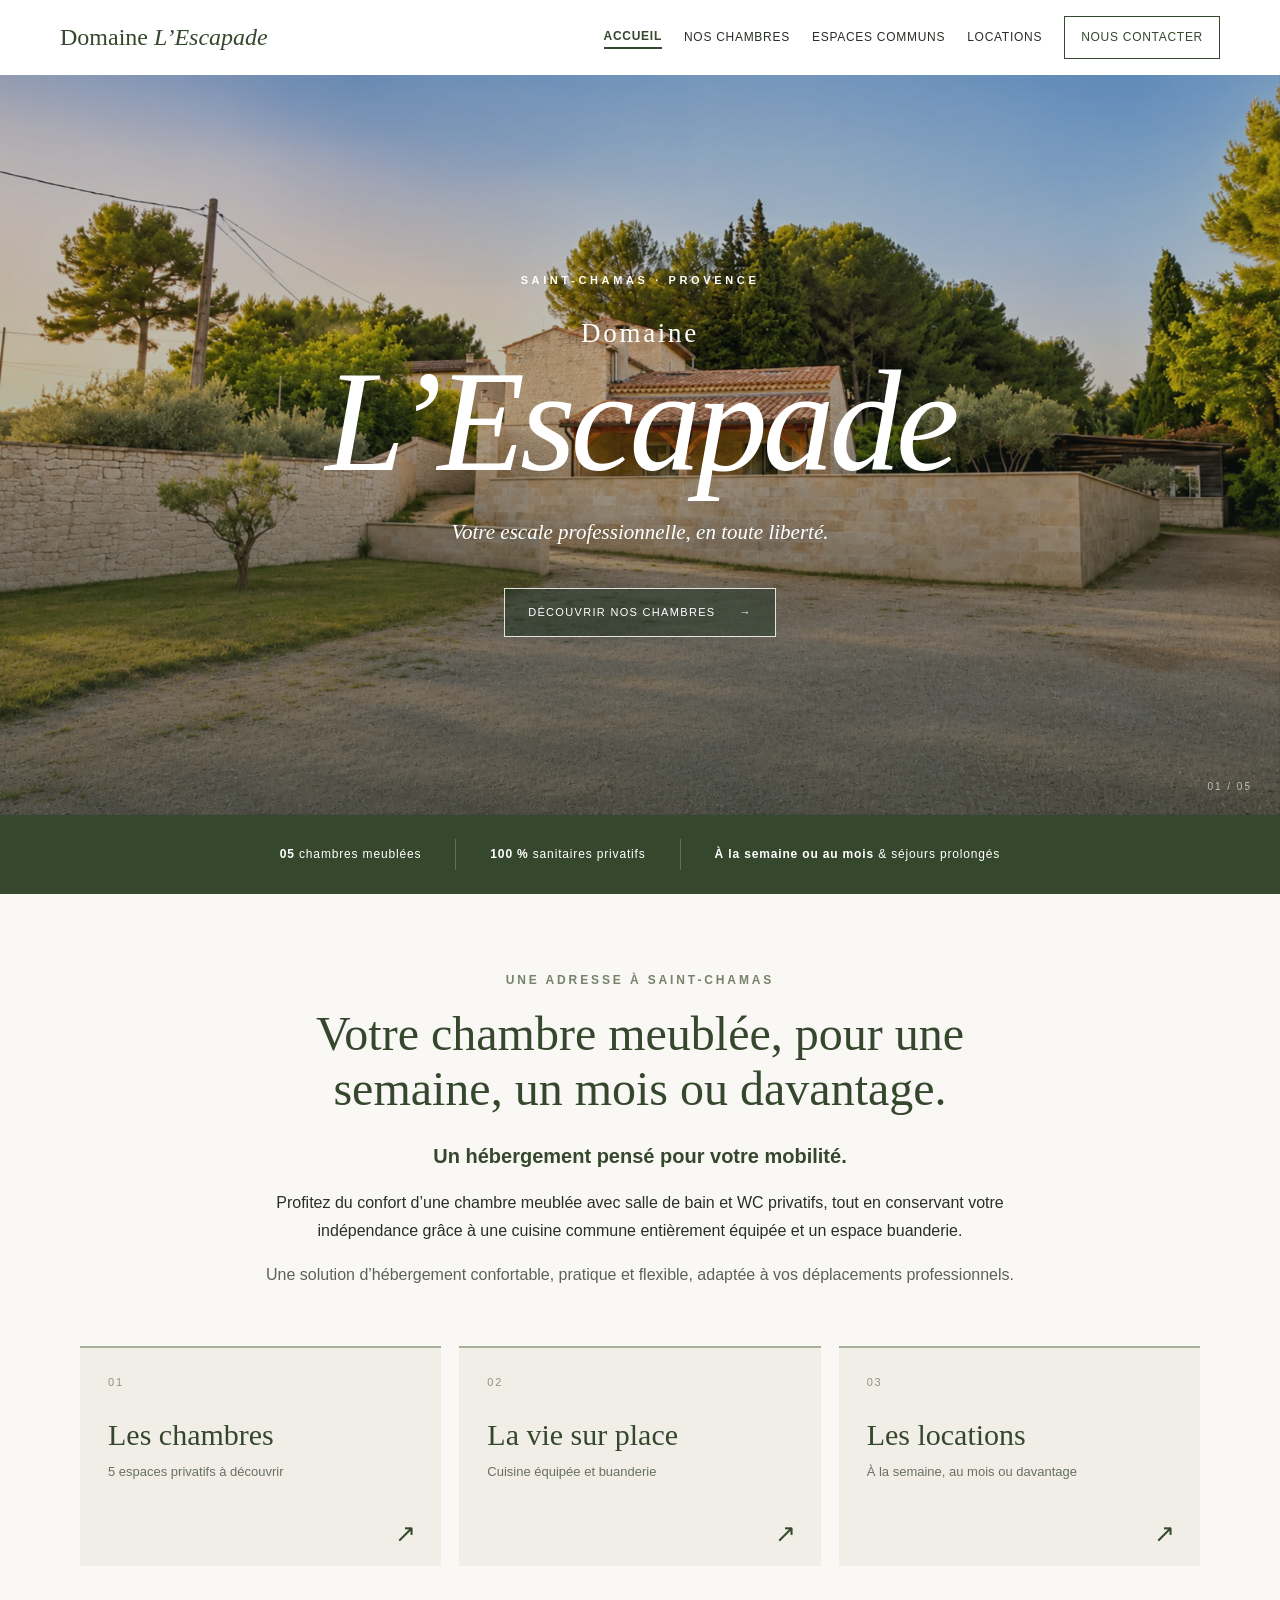
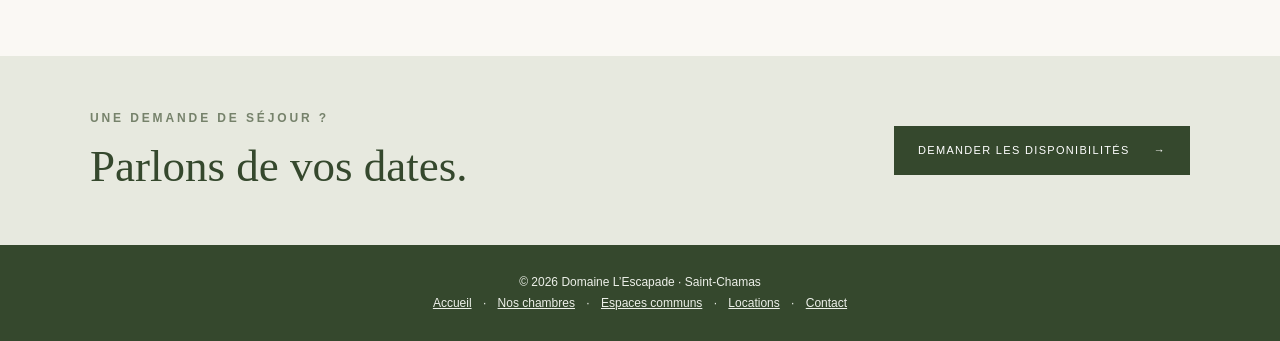
<file: index.html>
<!doctype html>
<html lang="fr">
<head>
  <meta charset="utf-8">
  <meta name="viewport" content="width=device-width, initial-scale=1">
  <meta name="description" content="Au Domaine L’Escapade à Saint-Chamas, cinq chambres meublées avec salle de bain et WC privatifs, disponibles à la semaine, au mois ou pour un séjour prolongé.">
  <title>Domaine L’Escapade | Chambres meublées à Saint-Chamas</title>
  <link rel="stylesheet" href="style.css">
</head>
<body class="home-v2">
  <header>
    <nav class="nav" aria-label="Navigation principale">
      <a class="logo" href="index.html">Domaine <em>L’Escapade</em></a>
      <button class="menu-toggle" type="button" aria-controls="nav-links" aria-expanded="false">☰ Menu</button>
      <div class="links" id="nav-links">
        <a href="index.html" aria-current="page">Accueil</a>
        <a href="chambres.html">Nos chambres</a>
        <a href="espaces.html">Espaces communs</a>
        <a href="locations.html">Locations</a>
        <a class="nav-contact" href="contact.html">Nous contacter</a>
      </div>
    </nav>
  </header>
  <main>
    <section class="esc-home-hero" aria-label="Bienvenue au Domaine L’Escapade">
      <img class="esc-home-photo" src="assets/domaine-2026.jpg" alt="Vue extérieure du Domaine L’Escapade à Saint-Chamas, maison provençale et murs en pierre" fetchpriority="high">
      <div class="esc-home-shade"></div>
      <div class="esc-home-copy">
        <span class="esc-home-location">Saint-Chamas · Provence</span>
        <p class="esc-home-prefix">Domaine</p>
        <h1>L’Escapade</h1>
        <p class="esc-home-desc">Votre escale professionnelle, en toute liberté.</p>
        <a class="esc-home-action" href="chambres.html">Découvrir nos chambres <span aria-hidden="true">→</span></a>
      </div>
      <span class="esc-home-corner" aria-hidden="true">01 / 05</span>
    </section>
    <section class="esc-home-summary" aria-label="Les points forts">
      <span><strong>05</strong> chambres meublées</span>
      <span><strong>100 %</strong> sanitaires privatifs</span>
      <span><strong>À la semaine ou au mois</strong> & séjours prolongés</span>
    </section>
    <section class="esc-home-intro">
      <p class="kicker">Une adresse à Saint-Chamas</p>
      <h2>Votre chambre meublée, pour une semaine, un mois ou davantage.</h2>
      <p class="esc-intro-lead"><strong>Un hébergement pensé pour votre mobilité.</strong></p>
      <p>Profitez du confort d’une chambre meublée avec salle de bain et WC privatifs, tout en conservant votre indépendance grâce à une cuisine commune entièrement équipée et un espace buanderie.</p>
      <p>Une solution d’hébergement confortable, pratique et flexible, adaptée à vos déplacements professionnels.</p>
    </section>
    <section class="esc-home-directory" aria-label="Explorer le domaine">
      <a class="esc-home-tile" href="chambres.html"><span class="esc-home-number">01</span><span class="esc-home-tile-title">Les chambres</span><span class="esc-home-tile-note">5 espaces privatifs à découvrir</span><span class="esc-home-arrow" aria-hidden="true">↗</span></a>
      <a class="esc-home-tile" href="espaces.html"><span class="esc-home-number">02</span><span class="esc-home-tile-title">La vie sur place</span><span class="esc-home-tile-note">Cuisine équipée et buanderie</span><span class="esc-home-arrow" aria-hidden="true">↗</span></a>
      <a class="esc-home-tile" href="locations.html"><span class="esc-home-number">03</span><span class="esc-home-tile-title">Les locations</span><span class="esc-home-tile-note">À la semaine, au mois ou davantage</span><span class="esc-home-arrow" aria-hidden="true">↗</span></a>
    </section>
    <section class="esc-home-bottom"><div><p class="kicker">Une demande de séjour ?</p><h2>Parlons de vos dates.</h2></div><a class="esc-home-action" href="contact.html">Demander les disponibilités <span aria-hidden="true">→</span></a></section>
  </main>
  <footer>© 2026 Domaine L’Escapade · Saint-Chamas<br><a href="index.html">Accueil</a> · <a href="chambres.html">Nos chambres</a> · <a href="espaces.html">Espaces communs</a> · <a href="locations.html">Locations</a> · <a href="contact.html">Contact</a></footer>
  <script>
    const menuButton=document.querySelector('.menu-toggle');
    const menuLinks=document.querySelector('.links');
    menuButton.addEventListener('click',()=>{
      const isOpen=menuLinks.classList.toggle('open');
      menuButton.setAttribute('aria-expanded',String(isOpen));
    });
  </script>
</body>
</html>
</file>
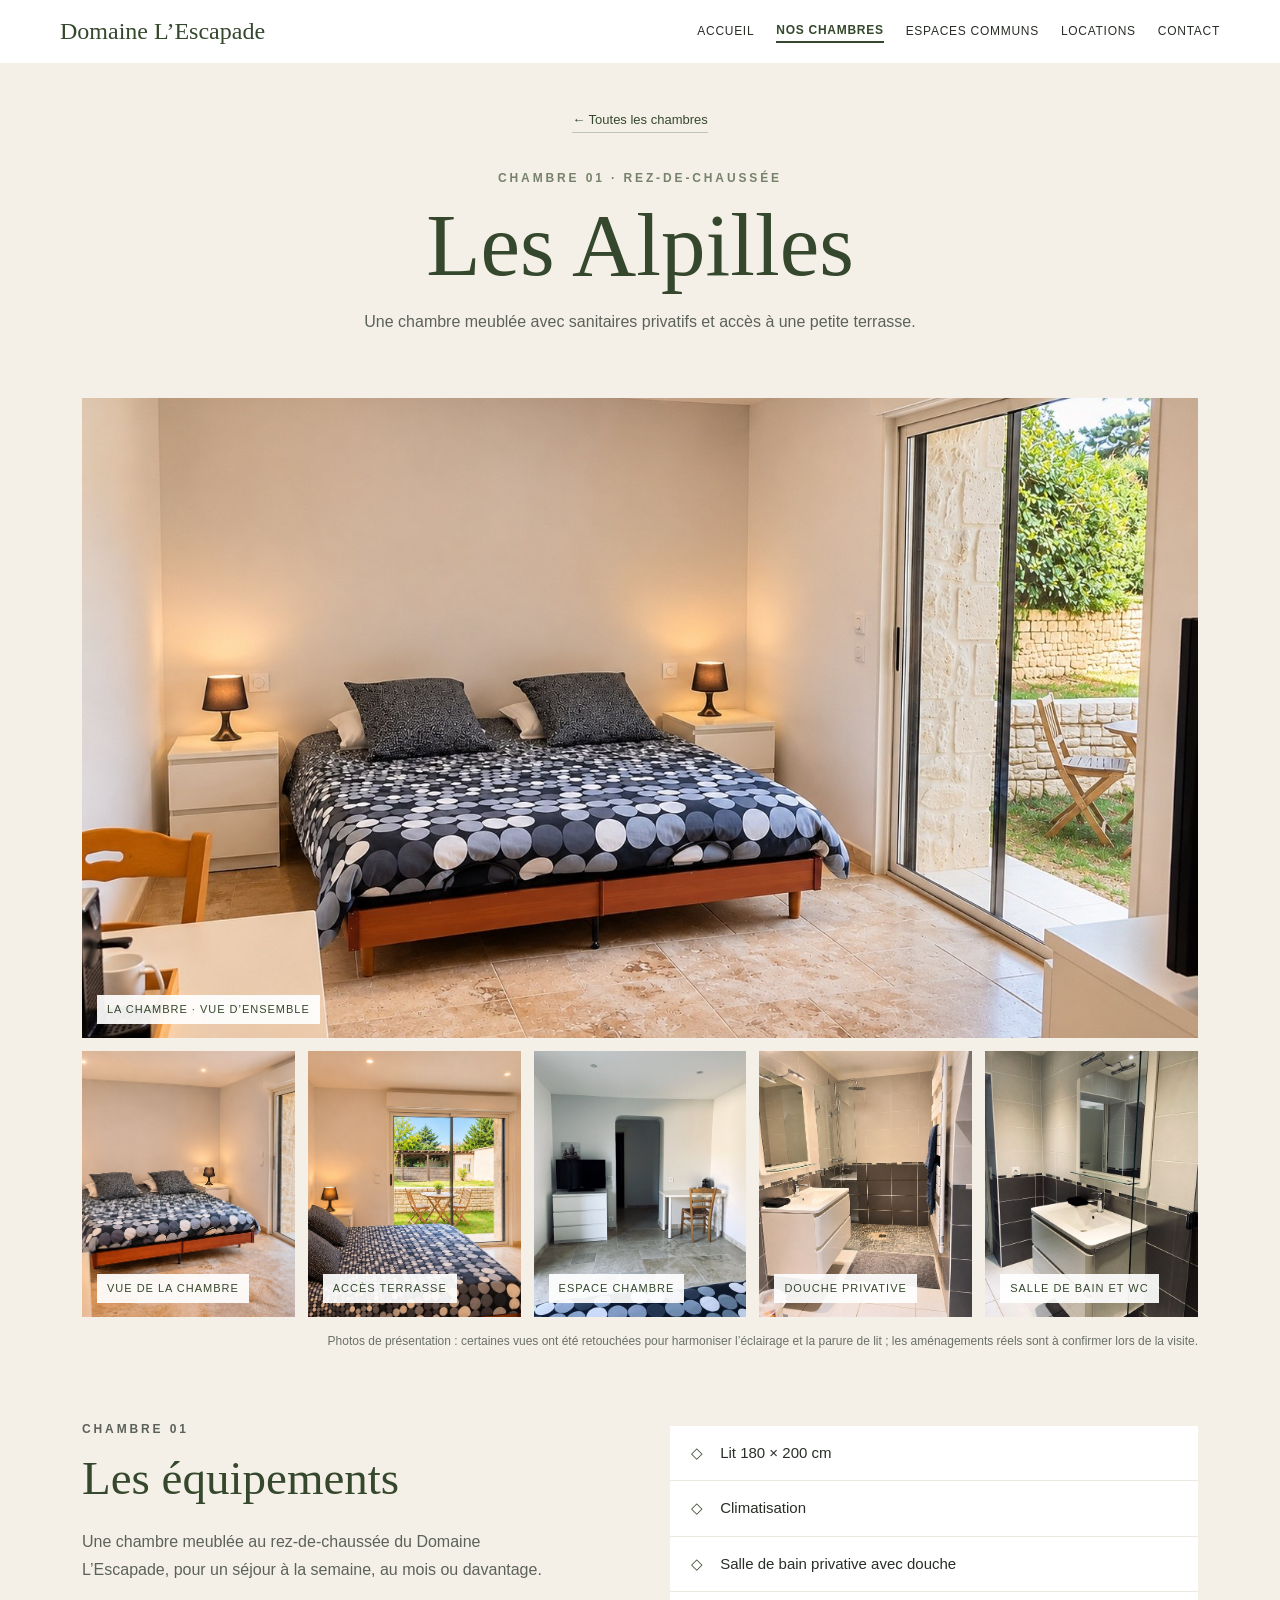
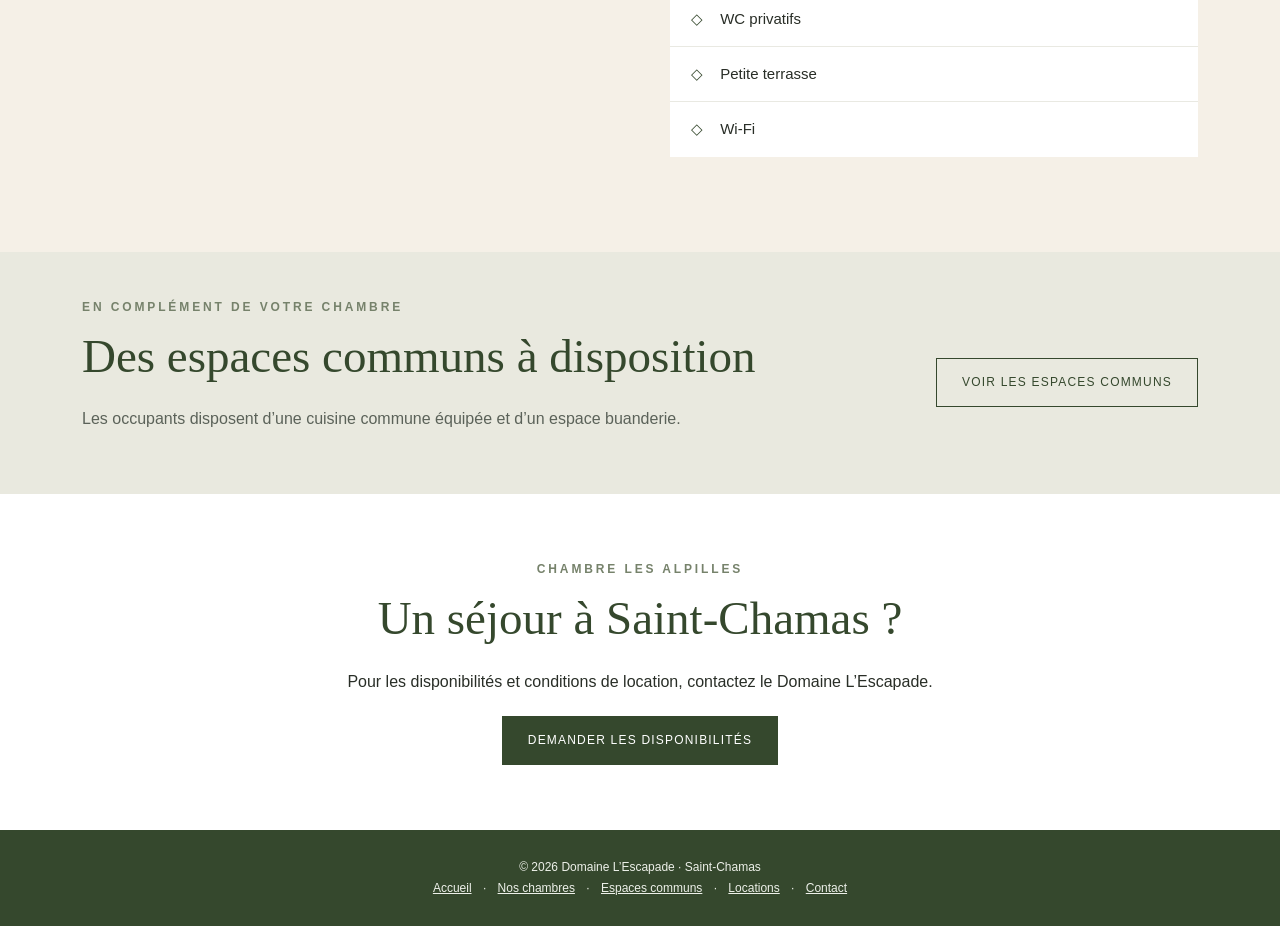
<file: alpilles.html>
<!doctype html>
<html lang="fr"><head><meta charset="utf-8"><meta name="viewport" content="width=device-width,initial-scale=1"><meta name="description" content="Chambre Les Alpilles au Domaine L’Escapade : lit 180 × 200, climatisation, Wi-Fi, salle de bain et WC privatifs, petite terrasse."><title>Les Alpilles — Chambre 01 | Domaine L’Escapade</title><link rel="stylesheet" href="style.css"></head>
<body><header><nav class="nav" aria-label="Menu principal"><a class="logo" href="index.html">Domaine L’Escapade</a><button class="menu-toggle" type="button" aria-expanded="false" aria-controls="nav-links">☰ Menu</button><div class="links" id="nav-links"><a href="index.html">Accueil</a><a href="chambres.html" aria-current="page">Nos chambres</a><a href="espaces.html">Espaces communs</a><a href="locations.html">Locations</a><a href="contact.html">Contact</a></div></nav></header>
<main><section class="room-heading"><a class="room-back" href="chambres.html">← Toutes les chambres</a><p class="kicker">Chambre 01 · Rez-de-chaussée</p><h1>Les Alpilles</h1><p>Une chambre meublée avec sanitaires privatifs et accès à une petite terrasse.</p></section>
<section class="room-gallery content" aria-label="Photographies de la chambre Les Alpilles">
<figure class="room-gallery-main"><img src="assets/alpilles-galerie-principale.jpg" alt="Vue générale de la chambre Les Alpilles : lit à pois gris et noirs, lampes allumées et baie vitrée vers la petite terrasse" fetchpriority="high"><figcaption>La chambre · Vue d’ensemble</figcaption></figure>
<div class="room-gallery-grid room-gallery-grid-five">
<figure><img src="assets/alpilles-galerie-chambre.jpg" alt="Autre perspective sur le lit à pois, la chambre et la terrasse" loading="lazy"><figcaption>Vue de la chambre</figcaption></figure>
<figure><img src="assets/alpilles-galerie-terrasse.jpg" alt="Vue vers la terrasse depuis la chambre, avec la parure à pois" loading="lazy"><figcaption>Accès terrasse</figcaption></figure>
<figure><img src="assets/alpilles-galerie-bureau.jpg" alt="Télévision sur commode et coin bureau" loading="lazy"><figcaption>Espace chambre</figcaption></figure>
<figure><img src="assets/alpilles-galerie-douche.jpg" alt="Salle de bain privative avec douche et meuble vasque" loading="lazy"><figcaption>Douche privative</figcaption></figure>
<figure><img src="assets/alpilles-galerie-sanitaires.jpg" alt="Salle de bain avec douche et WC privatifs" loading="lazy"><figcaption>Salle de bain et WC</figcaption></figure>
</div>
<p class="photo-note">Photos de présentation : certaines vues ont été retouchées pour harmoniser l’éclairage et la parure de lit ; les aménagements réels sont à confirmer lors de la visite.</p>
</section>
<section class="room-details content"><div><p class="kicker">Chambre 01</p><h2>Les équipements</h2><p>Une chambre meublée au rez-de-chaussée du Domaine L’Escapade, pour un séjour à la semaine, au mois ou davantage.</p></div><ul class="room-equipment"><li><span aria-hidden="true">◇</span> Lit 180 × 200 cm</li><li><span aria-hidden="true">◇</span> Climatisation</li><li><span aria-hidden="true">◇</span> Salle de bain privative avec douche</li><li><span aria-hidden="true">◇</span> WC privatifs</li><li><span aria-hidden="true">◇</span> Petite terrasse</li><li><span aria-hidden="true">◇</span> Wi-Fi</li></ul></section>
<section class="room-common"><div class="room-common-inner"><div><p class="kicker">En complément de votre chambre</p><h2>Des espaces communs à disposition</h2><p>Les occupants disposent d’une cuisine commune équipée et d’un espace buanderie.</p></div><a class="btn outline" href="espaces.html">Voir les espaces communs</a></div></section>
<section class="contact-cta"><p class="kicker">Chambre Les Alpilles</p><h2>Un séjour à Saint-Chamas ?</h2><p>Pour les disponibilités et conditions de location, contactez le Domaine L’Escapade.</p><a class="btn" href="contact.html">Demander les disponibilités</a></section></main>
<footer>© 2026 Domaine L’Escapade · Saint-Chamas<br><a href="index.html">Accueil</a> · <a href="chambres.html">Nos chambres</a> · <a href="espaces.html">Espaces communs</a> · <a href="locations.html">Locations</a> · <a href="contact.html">Contact</a></footer>
<script>const b=document.querySelector('.menu-toggle'), l=document.querySelector('.links');b.addEventListener('click',()=>{const o=l.classList.toggle('open');b.setAttribute('aria-expanded',String(o))})</script></body></html>
</file>
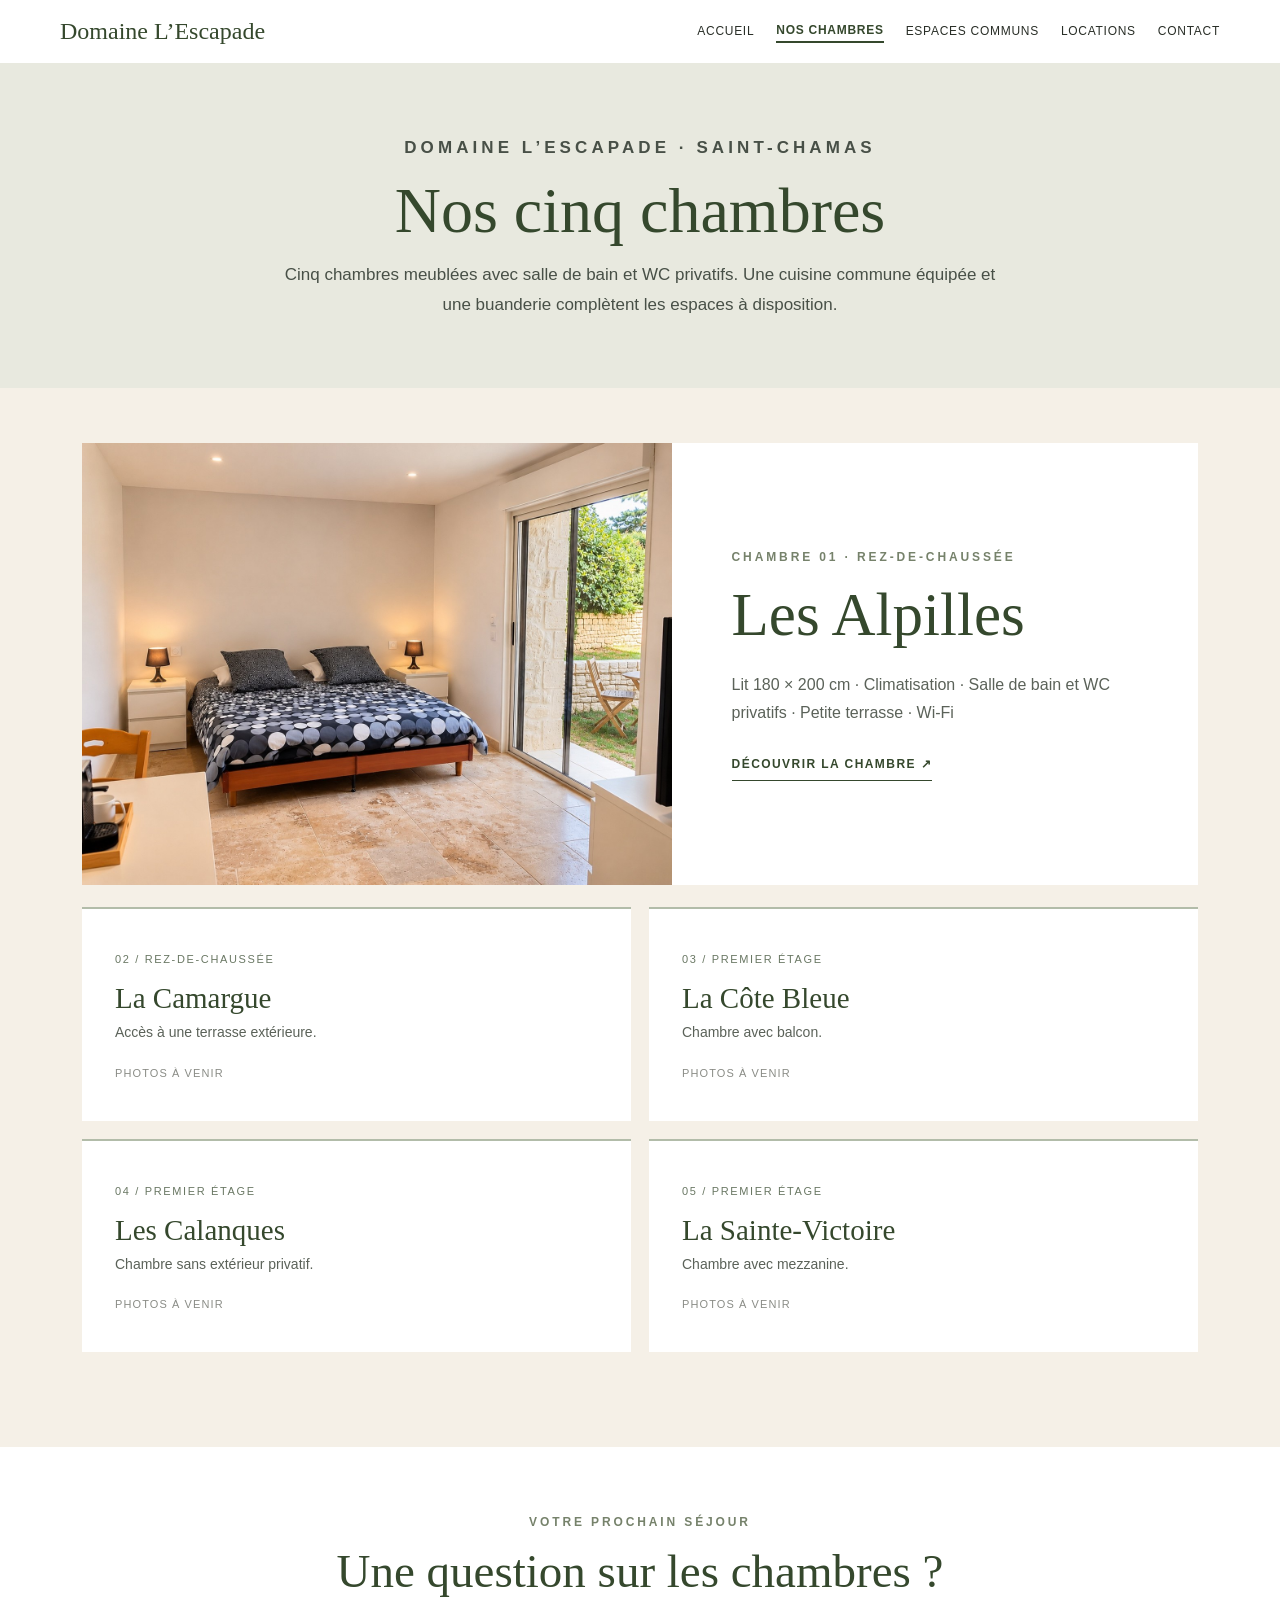
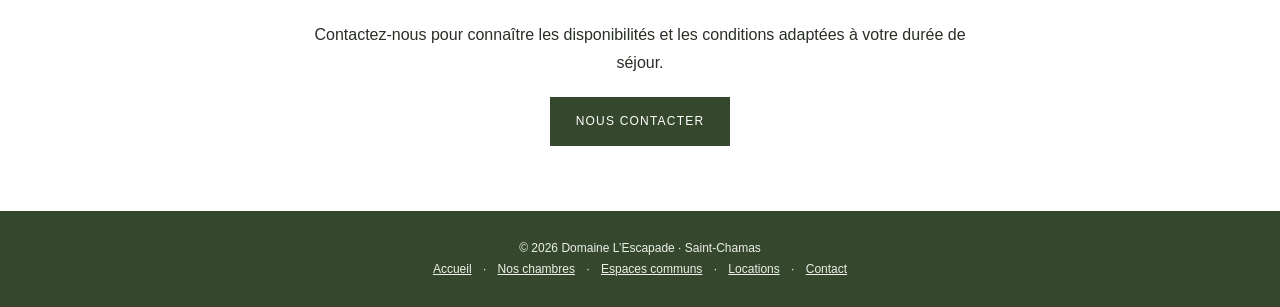
<file: chambres.html>
<!doctype html>
<html lang="fr"><head><meta charset="utf-8"><meta name="viewport" content="width=device-width,initial-scale=1"><meta name="description" content="Découvrez les cinq chambres meublées du Domaine L’Escapade à Saint-Chamas, dont la chambre Les Alpilles avec terrasse."><title>Nos chambres | Domaine L’Escapade</title><link rel="stylesheet" href="style.css"></head>
<body><header><nav class="nav" aria-label="Menu principal"><a class="logo" href="index.html">Domaine L’Escapade</a><button class="menu-toggle" type="button" aria-expanded="false" aria-controls="nav-links">☰ Menu</button><div class="links" id="nav-links"><a href="index.html">Accueil</a><a href="chambres.html" aria-current="page">Nos chambres</a><a href="espaces.html">Espaces communs</a><a href="locations.html">Locations</a><a href="contact.html">Contact</a></div></nav></header>
<main><section class="page-head"><p class="kicker">Domaine L’Escapade · Saint-Chamas</p><h1>Nos cinq chambres</h1><p>Cinq chambres meublées avec salle de bain et WC privatifs. Une cuisine commune équipée et une buanderie complètent les espaces à disposition.</p></section>
<section class="room-list content" aria-label="Liste des chambres">
<a class="room-feature" href="alpilles.html"><div class="room-feature-photo"><img src="assets/alpilles-galerie-principale.jpg" alt="Chambre Les Alpilles, lit double avec parure à pois et accès terrasse"></div><div class="room-feature-text"><span class="kicker">Chambre 01 · Rez-de-chaussée</span><h2>Les Alpilles</h2><p>Lit 180 × 200 cm · Climatisation · Salle de bain et WC privatifs · Petite terrasse · Wi-Fi</p><span class="room-link">Découvrir la chambre <span aria-hidden="true">↗</span></span></div></a>
<div class="room-mini-grid">
<div class="room-mini"><span class="room-index">02 / Rez-de-chaussée</span><h3>La Camargue</h3><p>Accès à une terrasse extérieure.</p><span class="room-muted">Photos à venir</span></div>
<div class="room-mini"><span class="room-index">03 / Premier étage</span><h3>La Côte Bleue</h3><p>Chambre avec balcon.</p><span class="room-muted">Photos à venir</span></div>
<div class="room-mini"><span class="room-index">04 / Premier étage</span><h3>Les Calanques</h3><p>Chambre sans extérieur privatif.</p><span class="room-muted">Photos à venir</span></div>
<div class="room-mini"><span class="room-index">05 / Premier étage</span><h3>La Sainte-Victoire</h3><p>Chambre avec mezzanine.</p><span class="room-muted">Photos à venir</span></div>
</div></section>
<section class="contact-cta"><p class="kicker">Votre prochain séjour</p><h2>Une question sur les chambres ?</h2><p>Contactez-nous pour connaître les disponibilités et les conditions adaptées à votre durée de séjour.</p><a class="btn" href="contact.html">Nous contacter</a></section></main>
<footer>© 2026 Domaine L’Escapade · Saint-Chamas<br><a href="index.html">Accueil</a> · <a href="chambres.html">Nos chambres</a> · <a href="espaces.html">Espaces communs</a> · <a href="locations.html">Locations</a> · <a href="contact.html">Contact</a></footer>
<script>const b=document.querySelector('.menu-toggle'), l=document.querySelector('.links');b.addEventListener('click',()=>{const o=l.classList.toggle('open');b.setAttribute('aria-expanded',String(o))})</script></body></html>
</file>
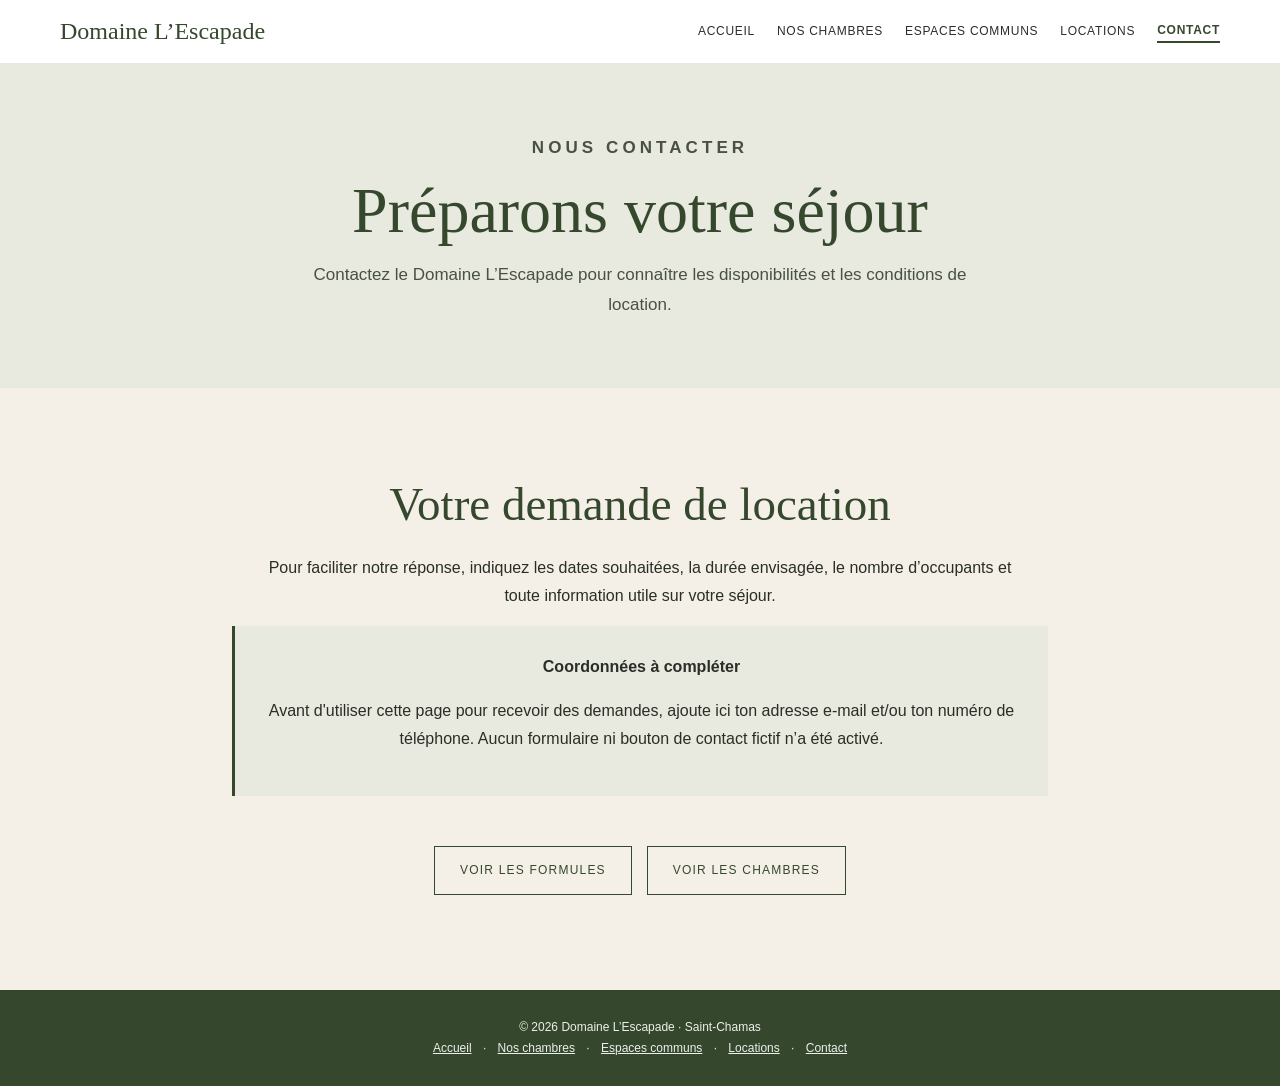
<file: contact.html>
<!doctype html><html lang="fr"><head><meta charset="utf-8"><meta name="viewport" content="width=device-width,initial-scale=1"><meta name="description" content="Contacter le Domaine L’Escapade à Saint-Chamas pour une demande de location."><title>Contact | Domaine L’Escapade</title><link rel="stylesheet" href="style.css"></head><body><header><nav class="nav" aria-label="Menu principal"><a class="logo" href="index.html">Domaine L’Escapade</a><button class="menu-toggle" type="button" aria-expanded="false" aria-controls="nav-links">☰ Menu</button><div class="links" id="nav-links"><a href="index.html">Accueil</a><a href="chambres.html">Nos chambres</a><a href="espaces.html">Espaces communs</a><a href="locations.html">Locations</a><a href="contact.html" aria-current="page">Contact</a></div></nav></header><main><section class="page-head"><p class="kicker">Nous contacter</p><h1>Préparons votre séjour</h1><p>Contactez le Domaine L’Escapade pour connaître les disponibilités et les conditions de location.</p></section><section class="content narrow center"><h2>Votre demande de location</h2><p>Pour faciliter notre réponse, indiquez les dates souhaitées, la durée envisagée, le nombre d’occupants et toute information utile sur votre séjour.</p><div class="notice"><strong>Coordonnées à compléter</strong><p>Avant d'utiliser cette page pour recevoir des demandes, ajoute ici ton adresse e-mail et/ou ton numéro de téléphone. Aucun formulaire ni bouton de contact fictif n’a été activé.</p></div><div class="subnav"><a class="btn outline" href="locations.html">Voir les formules</a><a class="btn outline" href="chambres.html">Voir les chambres</a></div></section></main><footer>© 2026 Domaine L’Escapade · Saint-Chamas<br><a href="index.html">Accueil</a> · <a href="chambres.html">Nos chambres</a> · <a href="espaces.html">Espaces communs</a> · <a href="locations.html">Locations</a> · <a href="contact.html">Contact</a></footer><script>const b=document.querySelector('.menu-toggle');const links=document.querySelector('.links');b.addEventListener('click',()=>{const open=links.classList.toggle('open');b.setAttribute('aria-expanded',String(open));});</script></body></html>
</file>
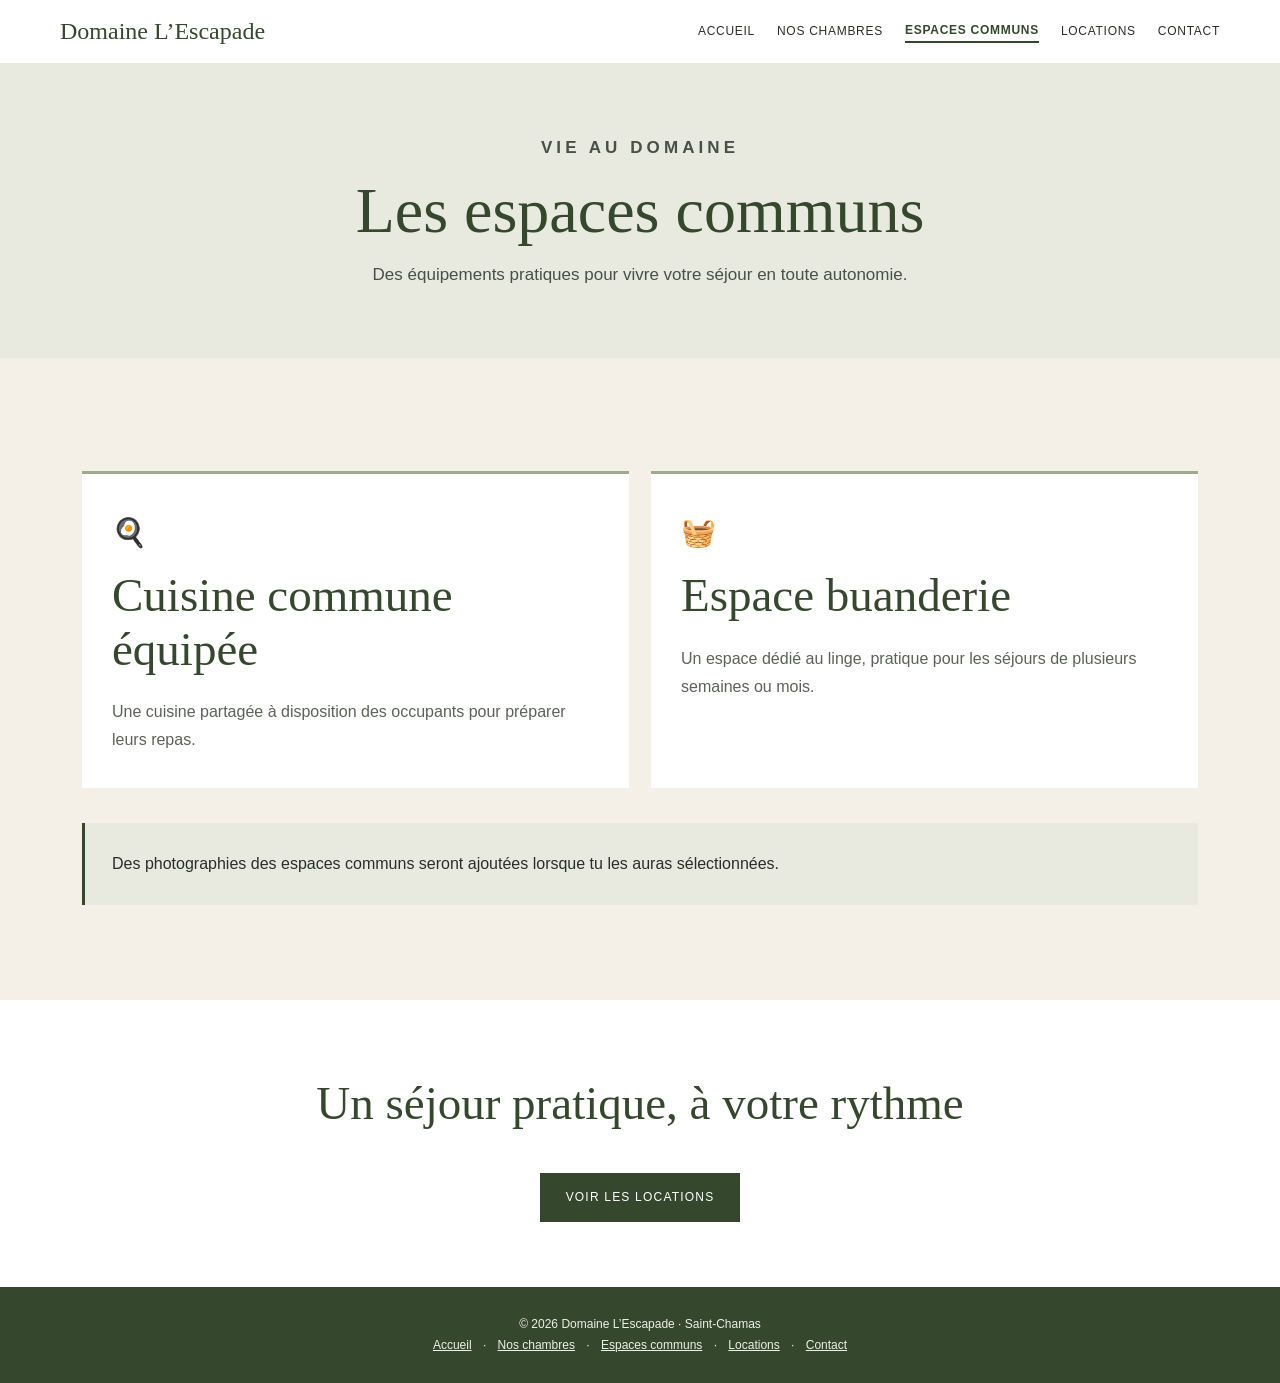
<file: espaces.html>
<!doctype html><html lang="fr"><head><meta charset="utf-8"><meta name="viewport" content="width=device-width,initial-scale=1"><meta name="description" content="Cuisine commune équipée et buanderie au Domaine L’Escapade."><title>Espaces communs | Domaine L’Escapade</title><link rel="stylesheet" href="style.css"></head><body><header><nav class="nav" aria-label="Menu principal"><a class="logo" href="index.html">Domaine L’Escapade</a><button class="menu-toggle" type="button" aria-expanded="false" aria-controls="nav-links">☰ Menu</button><div class="links" id="nav-links"><a href="index.html">Accueil</a><a href="chambres.html">Nos chambres</a><a href="espaces.html" aria-current="page">Espaces communs</a><a href="locations.html">Locations</a><a href="contact.html">Contact</a></div></nav></header><main><section class="page-head"><p class="kicker">Vie au domaine</p><h1>Les espaces communs</h1><p>Des équipements pratiques pour vivre votre séjour en toute autonomie.</p></section><section class="content"><div class="cards two"><article class="card"><span class="icon" aria-hidden="true">🍳</span><h2>Cuisine commune équipée</h2><p>Une cuisine partagée à disposition des occupants pour préparer leurs repas.</p></article><article class="card"><span class="icon" aria-hidden="true">🧺</span><h2>Espace buanderie</h2><p>Un espace dédié au linge, pratique pour les séjours de plusieurs semaines ou mois.</p></article></div><div class="notice" style="margin-top:35px">Des photographies des espaces communs seront ajoutées lorsque tu les auras sélectionnées.</div></section><section class="contact-cta"><h2>Un séjour pratique, à votre rythme</h2><a class="btn" href="locations.html">Voir les locations</a></section></main><footer>© 2026 Domaine L’Escapade · Saint-Chamas<br><a href="index.html">Accueil</a> · <a href="chambres.html">Nos chambres</a> · <a href="espaces.html">Espaces communs</a> · <a href="locations.html">Locations</a> · <a href="contact.html">Contact</a></footer><script>const b=document.querySelector('.menu-toggle');const links=document.querySelector('.links');b.addEventListener('click',()=>{const open=links.classList.toggle('open');b.setAttribute('aria-expanded',String(open));});</script></body></html>
</file>
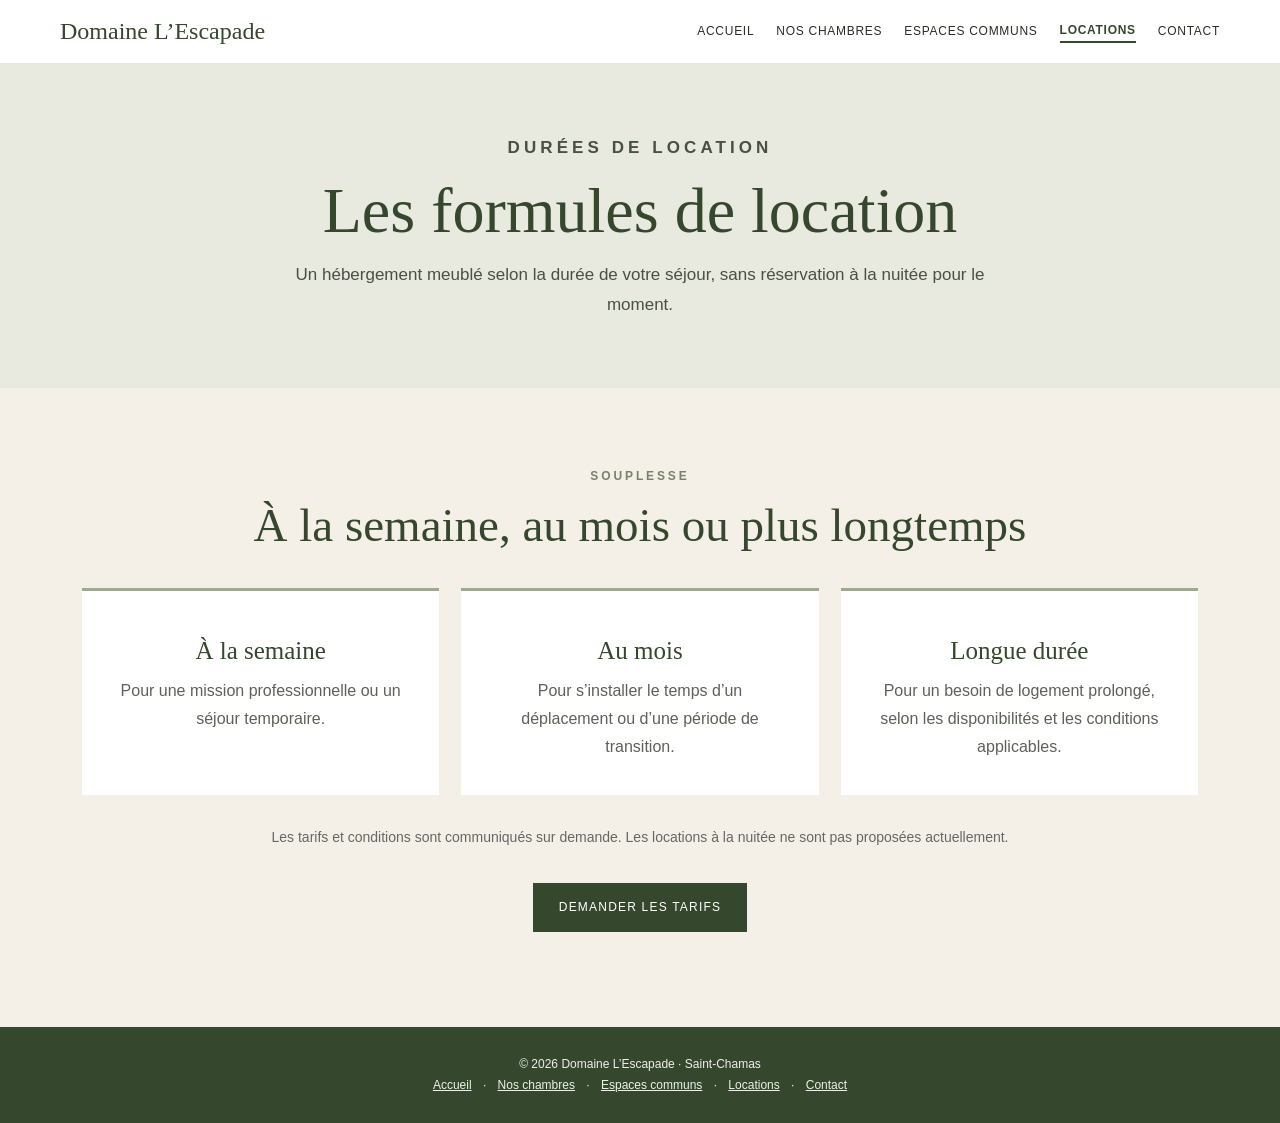
<file: locations.html>
<!doctype html><html lang="fr"><head><meta charset="utf-8"><meta name="viewport" content="width=device-width,initial-scale=1"><meta name="description" content="Locations de chambres à la semaine, au mois et de longue durée à Saint-Chamas."><title>Locations | Domaine L’Escapade</title><link rel="stylesheet" href="style.css"></head><body><header><nav class="nav" aria-label="Menu principal"><a class="logo" href="index.html">Domaine L’Escapade</a><button class="menu-toggle" type="button" aria-expanded="false" aria-controls="nav-links">☰ Menu</button><div class="links" id="nav-links"><a href="index.html">Accueil</a><a href="chambres.html">Nos chambres</a><a href="espaces.html">Espaces communs</a><a href="locations.html" aria-current="page">Locations</a><a href="contact.html">Contact</a></div></nav></header><main><section class="page-head"><p class="kicker">Durées de location</p><h1>Les formules de location</h1><p>Un hébergement meublé selon la durée de votre séjour, sans réservation à la nuitée pour le moment.</p></section><section class="content center"><p class="kicker">Souplesse</p><h2>À la semaine, au mois ou plus longtemps</h2><div class="cards"><article class="card"><h3>À la semaine</h3><p>Pour une mission professionnelle ou un séjour temporaire.</p></article><article class="card"><h3>Au mois</h3><p>Pour s’installer le temps d’un déplacement ou d’une période de transition.</p></article><article class="card"><h3>Longue durée</h3><p>Pour un besoin de logement prolongé, selon les disponibilités et les conditions applicables.</p></article></div><p class="note" style="margin-top:30px">Les tarifs et conditions sont communiqués sur demande. Les locations à la nuitée ne sont pas proposées actuellement.</p><a class="btn" href="contact.html">Demander les tarifs</a></section></main><footer>© 2026 Domaine L’Escapade · Saint-Chamas<br><a href="index.html">Accueil</a> · <a href="chambres.html">Nos chambres</a> · <a href="espaces.html">Espaces communs</a> · <a href="locations.html">Locations</a> · <a href="contact.html">Contact</a></footer><script>const b=document.querySelector('.menu-toggle');const links=document.querySelector('.links');b.addEventListener('click',()=>{const open=links.classList.toggle('open');b.setAttribute('aria-expanded',String(open));});</script></body></html>
</file>
<file: style.css>
:root{--olive:#35482d;--sand:#f5f0e7;--ink:#292e27;--muted:#5b6259}*{box-sizing:border-box}html{scroll-behavior:smooth}body{margin:0;background:var(--sand);color:var(--ink);font-family:Arial,Helvetica,sans-serif;line-height:1.75}a{color:inherit}.nav{background:#fff;display:flex;align-items:center;justify-content:space-between;gap:24px;padding:18px max(22px,calc((100vw - 1160px)/2));position:relative;z-index:5}.logo{font:normal 24px Georgia,serif;text-decoration:none;color:var(--olive)}.links{display:flex;align-items:center;gap:22px;flex-wrap:wrap}.links a{text-decoration:none;font-size:12px;letter-spacing:.06em;text-transform:uppercase}.links a[aria-current=page]{color:var(--olive);border-bottom:2px solid var(--olive);font-weight:700}.links a:hover{text-decoration:underline}.hero{min-height:620px;display:grid;place-items:center;position:relative;isolation:isolate;overflow:hidden;background:#81917c;color:#fff;text-align:center}.hero img{position:absolute;inset:0;width:100%;height:100%;object-fit:cover;object-position:center 55%;z-index:-2;animation:fadePhoto 2.2s ease both}.hero:after{content:'';position:absolute;inset:0;z-index:-1;background:linear-gradient(180deg,#1d271e61,#1d271e30 40%,#14200b8a)}.hero-content{padding:60px 20px}.overline,.kicker{letter-spacing:.24em;text-transform:uppercase;font-size:12px;font-weight:700}.hero h1{font:italic normal clamp(58px,10vw,130px)/1.04 Georgia,serif;margin:15px 0 24px}.hero p{font-size:clamp(15px,2vw,19px);line-height:1.8}.hero .overline,.hero h1,.hero .tagline,.hero .btn{animation:rise .9s both}.hero .overline{animation-delay:.9s}.hero h1{animation-delay:1.3s}.hero .tagline{animation-delay:1.7s}.hero .btn{animation-delay:2.1s}.btn{display:inline-flex;align-items:center;justify-content:center;text-decoration:none;padding:13px 25px;min-height:48px;background:var(--olive);color:white;border:1px solid var(--olive);font-size:12px;letter-spacing:.1em;text-transform:uppercase;margin-top:20px;transition:background .2s}.btn:hover{background:#4d6640}.btn.outline{color:var(--olive);background:transparent}.btn.outline:hover{background:#e6e9e1}.content{max-width:1160px;margin:auto;padding:78px 22px 95px}.content.narrow{max-width:860px}.page-intro{background:white}.page-head{text-align:center;padding:70px 22px 68px;background:#e8e9df}.page-head h1{font:normal clamp(40px,5vw,64px)/1.12 Georgia,serif;color:var(--olive);margin:12px 0 14px}.page-head p{max-width:720px;margin:0 auto;color:#485047;font-size:17px}.kicker{color:#76826b;margin:0}h2{font:normal clamp(30px,3.8vw,47px)/1.14 Georgia,serif;color:var(--olive);margin:12px 0 22px}h3{font:normal 25px Georgia,serif;color:var(--olive);margin:12px 0}.center{text-align:center}.center>p{max-width:780px;margin-left:auto;margin-right:auto}.cards{display:grid;grid-template-columns:repeat(3,minmax(0,1fr));gap:22px;margin-top:35px}.cards.two{grid-template-columns:repeat(2,minmax(0,1fr))}.card{padding:34px 30px;background:white;border-top:3px solid #9daa90}.card p{color:var(--muted);margin:0}.card .icon{font-size:28px}.split{display:grid;grid-template-columns:1.1fr 1fr;gap:55px;align-items:center}.split img{display:block;width:100%;aspect-ratio:4/3;object-fit:cover}.subnav{display:flex;justify-content:center;gap:15px;flex-wrap:wrap;margin-top:30px}.notice{background:#e8e9df;padding:27px;border-left:3px solid var(--olive)}.page-photo{width:100%;height:330px;object-fit:cover;display:block}footer{padding:27px 18px;background:var(--olive);color:#edf0e9;text-align:center;font-size:12px}footer a{margin:0 8px}.contact-cta{text-align:center;background:white;padding:65px 22px}.contact-cta p{max-width:700px;margin:auto}.note{color:#666;font-size:14px}.menu-toggle{display:none} @keyframes fadePhoto{from{opacity:0;transform:scale(1.04)}to{opacity:1;transform:scale(1)}}@keyframes rise{from{opacity:0;transform:translateY(18px)}to{opacity:1;transform:translateY(0)}}@media(max-width:760px){.nav{align-items:flex-start;flex-wrap:wrap;padding:15px 20px}.logo{font-size:21px}.menu-toggle{display:block;margin-left:auto;background:white;border:1px solid #aab3a6;color:var(--olive);padding:9px 13px;font:inherit;cursor:pointer}.links{display:none;flex-basis:100%;flex-direction:column;align-items:flex-start;gap:13px;padding:14px 0}.links.open{display:flex}.hero{min-height:590px}.hero h1{font-size:clamp(54px,12vw,82px)}.content{padding:56px 22px 70px}.cards,.cards.two,.split{grid-template-columns:1fr}.split{gap:25px}.page-head{padding:55px 22px}.page-photo{height:230px}}@media(prefers-reduced-motion:reduce){html{scroll-behavior:auto}.hero img,.hero .overline,.hero h1,.hero .tagline,.hero .btn{animation:none}}


/* ACCUEIL V2 — styles indépendants, sans modifier les autres pages */
.home-v2{background:#faf8f4}
.home-v2 .nav{padding-top:16px;padding-bottom:16px}
.home-v2 .logo em{font-weight:normal}
.home-v2 .nav-contact{padding:10px 16px;border:1px solid var(--olive);color:var(--olive)}
.home-v2 .esc-home-hero{height:clamp(570px,73vw,740px);position:relative;display:flex;align-items:center;justify-content:center;isolation:isolate;color:white;overflow:hidden;background:#68736a;text-align:center}
.home-v2 .esc-home-photo{position:absolute;inset:0;width:100%;height:100%;object-fit:cover;object-position:center 56%;z-index:-2;animation:escReveal 2.1s ease-out both}
.home-v2 .esc-home-shade{position:absolute;inset:0;z-index:-1;background:linear-gradient(180deg,rgba(24,35,27,.28),rgba(25,35,28,.27) 38%,rgba(23,36,28,.65) 100%)}
.home-v2 .esc-home-copy{position:relative;padding:32px 22px;max-width:900px;margin-top:12px}
.home-v2 .esc-home-location{display:inline-block;text-transform:uppercase;letter-spacing:.33em;font-size:11px;font-weight:700;animation:escLift 1s 1s both}
.home-v2 .esc-home-prefix{font:normal 27px Georgia,serif;margin:25px 0 -4px;animation:escLift 1s 1.4s both}
.home-v2 .esc-home-copy h1{font:italic normal clamp(65px,11.2vw,151px)/1 Georgia,serif;letter-spacing:-.035em;margin:0 0 23px;animation:escLift 1.2s 1.8s both;text-wrap:balance}
.home-v2 .esc-home-desc{font:normal clamp(16px,2vw,21px)/1.6 Georgia,serif;margin:0 auto 13px;max-width:680px;animation:escLift 1s 2.2s both}
.home-v2 .esc-home-action{display:inline-flex;align-items:center;justify-content:center;gap:24px;margin-top:25px;padding:13px 23px;border:1px solid rgba(255,255,255,.85);color:white;background:rgba(38,57,41,.55);text-decoration:none;text-transform:uppercase;letter-spacing:.12em;font-size:11px;min-height:49px;transition:background .2s ease;animation:escLift 1s 2.6s both}
.home-v2 .esc-home-action:hover{background:#35482d}
.home-v2 .esc-home-corner{position:absolute;right:28px;bottom:20px;font-size:10px;letter-spacing:.2em;color:#f7f7f5a6}
.home-v2 .esc-home-summary{display:flex;justify-content:center;align-items:center;gap:0;background:#35482d;color:#fff;padding:24px 25px;text-align:center}
.home-v2 .esc-home-summary span{font-size:12px;letter-spacing:.07em;padding:5px 34px;border-right:1px solid #ffffff38}
.home-v2 .esc-home-summary span:last-child{border:0}
.home-v2 .esc-home-summary strong{font-weight:700;color:#fff}
.home-v2 .esc-home-intro{max-width:830px;text-align:center;margin:auto;padding:76px 25px 49px}
.home-v2 .esc-home-intro h2{font-size:clamp(32px,4.1vw,53px);margin:16px auto 23px;max-width:800px}
.home-v2 .esc-home-intro>p:last-child{color:#5c6259;max-width:740px;margin:auto;font-size:16px}
.home-v2 .esc-home-directory{max-width:1170px;margin:0 auto;padding:0 25px 90px;display:grid;grid-template-columns:repeat(3,minmax(0,1fr));gap:18px}
.home-v2 .esc-home-tile{min-height:220px;background:#f0eee7;text-decoration:none;padding:25px 28px;display:flex;flex-direction:column;position:relative;border-top:2px solid #a6af99;transition:background .2s ease,transform .2s ease}
.home-v2 .esc-home-tile:hover{background:#e6e9dd;transform:translateY(-3px)}
.home-v2 .esc-home-number{font-size:11px;letter-spacing:.16em;color:#8c9685}
.home-v2 .esc-home-tile-title{font:normal 30px Georgia,serif;color:#35482d;margin-top:25px}
.home-v2 .esc-home-tile-note{font-size:13px;color:#687064;margin-top:9px}
.home-v2 .esc-home-arrow{position:absolute;right:25px;bottom:18px;font:normal 25px Georgia,serif;color:#35482d}
.home-v2 .esc-home-bottom{background:#e7e9df;padding:52px max(25px,calc((100vw - 1100px)/2));display:flex;align-items:center;justify-content:space-between;gap:35px}
.home-v2 .esc-home-bottom h2{margin-bottom:0;font-size:clamp(32px,3.7vw,45px)}
.home-v2 .esc-home-bottom .esc-home-action{animation:none;margin:0;flex-shrink:0;background:#35482d;border-color:#35482d}
@keyframes escReveal{from{opacity:0;transform:scale(1.035)}to{opacity:1;transform:scale(1)}}
@keyframes escLift{from{opacity:0;transform:translateY(19px)}to{opacity:1;transform:translateY(0)}}
@media(max-width:760px){.home-v2 .nav-contact{border:0;padding:0}.home-v2 .esc-home-hero{height:590px}.home-v2 .esc-home-prefix{font-size:21px}.home-v2 .esc-home-copy h1{font-size:clamp(51px,12vw,85px);margin-bottom:17px}.home-v2 .esc-home-desc{font-size:16px}.home-v2 .esc-home-summary{flex-wrap:wrap;gap:7px;padding:20px 12px}.home-v2 .esc-home-summary span{width:100%;border-right:0;padding:2px}.home-v2 .esc-home-intro{padding:60px 22px 43px}.home-v2 .esc-home-directory{grid-template-columns:1fr;padding:0 22px 65px;gap:12px}.home-v2 .esc-home-tile{min-height:165px}.home-v2 .esc-home-tile-title{margin-top:14px}.home-v2 .esc-home-bottom{flex-direction:column;align-items:flex-start;padding:47px 25px}}
@media(prefers-reduced-motion:reduce){.home-v2 .esc-home-photo,.home-v2 .esc-home-location,.home-v2 .esc-home-prefix,.home-v2 .esc-home-copy h1,.home-v2 .esc-home-desc,.home-v2 .esc-home-action{animation:none}}

/* Accueil V5 — hiérarchie des accroches validées */
.home-v2 .esc-home-prefix{letter-spacing:.1em;margin-bottom:1px}
.home-v2 .esc-home-desc{font-style:italic;max-width:740px;text-shadow:0 1px 13px rgba(0,0,0,.27)}
.home-v2 .esc-home-intro{max-width:920px;padding-bottom:57px}
.home-v2 .esc-home-intro h2{max-width:900px;font-size:clamp(30px,3.8vw,48px);text-wrap:balance}
.home-v2 .esc-home-intro .esc-intro-lead{color:var(--olive);font-size:clamp(17px,2.1vw,20px);margin:0 auto 15px}
.home-v2 .esc-home-intro>p:not(.kicker){max-width:780px;margin-left:auto;margin-right:auto}
.home-v2 .esc-home-intro>p:not(.kicker)+p:not(.kicker){margin-top:14px}
@media(max-width:760px){.home-v2 .esc-home-desc{font-size:17px;max-width:360px}.home-v2 .esc-home-intro h2{font-size:clamp(30px,8vw,40px)}}

/* Chambre Les Alpilles et listing des cinq chambres */
.room-list{padding-top:55px}
.room-feature{display:grid;grid-template-columns:1.12fr 1fr;min-width:0;background:#fff;color:inherit;text-decoration:none;overflow:hidden}
.room-feature-photo{min-height:340px;overflow:hidden}
.room-feature-photo img{display:block;width:100%;height:100%;min-height:340px;object-fit:cover;transition:transform .4s ease}
.room-feature:hover .room-feature-photo img{transform:scale(1.02)}
.room-feature-text{padding:clamp(25px,5vw,60px);display:flex;flex-direction:column;justify-content:center;align-items:flex-start}
.room-feature-text h2{font-size:clamp(38px,5vw,61px)}
.room-feature-text p{color:var(--muted);margin:0}
.room-link{margin-top:27px;color:var(--olive);font-size:12px;letter-spacing:.12em;text-transform:uppercase;font-weight:700;border-bottom:1px solid var(--olive);padding-bottom:5px}
.room-mini-grid{display:grid;grid-template-columns:repeat(2,minmax(0,1fr));gap:18px;margin-top:22px}
.room-mini{background:#fff;padding:35px 33px;min-height:180px;border-top:2px solid #b2bca9}
.room-index{font-size:11px;letter-spacing:.15em;text-transform:uppercase;color:#6a7864}
.room-mini h3{font-size:29px;margin:10px 0 5px}
.room-mini p{font-size:14px;margin:0 0 13px;color:var(--muted)}
.room-muted{font-size:11px;text-transform:uppercase;letter-spacing:.1em;color:#8a8c86}
.room-heading{text-align:center;padding:42px 22px 24px;max-width:1000px;margin:auto}
.room-back{display:inline-block;color:var(--olive);font-size:13px;text-decoration:none;margin-bottom:35px;border-bottom:1px solid #bdc5b6}
.room-heading h1{font:normal clamp(51px,7vw,89px)/1.05 Georgia,serif;color:var(--olive);margin:10px 0}
.room-heading>p:last-child{color:var(--muted);font-size:16px}
.room-gallery{padding-top:22px;padding-bottom:55px}
.room-gallery figure{margin:0;overflow:hidden;background:#e5e3dd;position:relative}
.room-gallery img{display:block;width:100%;height:100%;object-fit:cover}
.room-gallery-main{height:clamp(300px,53vw,640px)}
.room-gallery-main img{object-position:center 56%}
.room-gallery figcaption{position:absolute;left:15px;bottom:14px;padding:5px 10px;background:rgba(255,255,255,.92);color:var(--olive);font-size:11px;letter-spacing:.09em;text-transform:uppercase}
.room-gallery-grid{display:grid;grid-template-columns:repeat(4,minmax(0,1fr));gap:13px;margin-top:13px}
.room-gallery-grid figure{aspect-ratio:4/5}
.room-details{padding-top:12px;display:grid;grid-template-columns:1fr 1fr;gap:60px;align-items:start}
.room-details p{color:var(--muted);max-width:480px}
.room-equipment{list-style:none;margin:7px 0 0;padding:0;display:grid;gap:0;background:white}
.room-equipment li{border-bottom:1px solid #e9e9e2;padding:14px 21px;font-size:15px}
.room-equipment li:last-child{border:0}
.room-equipment span{color:var(--olive);margin-right:13px}
.room-common{background:#e9e9df}
.room-common-inner{max-width:1160px;margin:auto;padding:45px 22px;display:flex;gap:30px;align-items:center;justify-content:space-between}
.room-common-inner>div{max-width:700px}
.room-common-inner p:last-child{color:var(--muted)}
.room-common-inner .btn{flex-shrink:0}
@media(max-width:760px){.room-feature{grid-template-columns:1fr}.room-feature-photo,.room-feature-photo img{min-height:260px}.room-feature-text{padding:28px}.room-mini-grid{grid-template-columns:1fr}.room-mini{min-height:0;padding:25px}.room-gallery-main{height:300px}.room-gallery-grid{grid-template-columns:repeat(2,minmax(0,1fr));gap:9px}.room-gallery-grid figure{aspect-ratio:4/5}.room-details{grid-template-columns:1fr;gap:15px}.room-common-inner{display:block}.room-common-inner .btn{margin-top:12px}}
@media(prefers-reduced-motion:reduce){.room-feature-photo img{transition:none}}

/* Galerie Les Alpilles : vues cohérentes, sans étirement */
.room-gallery-grid-five{grid-template-columns:repeat(4,minmax(0,1fr))}
.room-gallery-grid-five figure{aspect-ratio:4/4.5}
.room-gallery-grid-five figure:first-child img{object-position:65% center}
.room-gallery-grid-five figure:nth-child(2) img{object-position:center center}
.photo-note{font-size:12px;color:#697167;margin:14px 0 0;text-align:right}
@media(max-width:760px){.room-gallery-grid-five{grid-template-columns:repeat(2,minmax(0,1fr))}.room-gallery-grid-five figure{aspect-ratio:4/4.5}.photo-note{text-align:left}}

/* Galerie mise à jour : cinq vues secondaires, même mise en lumière */
.room-gallery-grid-five { grid-template-columns: repeat(5, minmax(0, 1fr)); }
.room-gallery-grid-five figure { aspect-ratio: 4 / 5; }
.room-gallery-grid-five figure:first-child img { object-position: 50% 55%; }
@media (max-width: 900px) { .room-gallery-grid-five { grid-template-columns: repeat(3, minmax(0, 1fr)); } }
@media (max-width: 600px) { .room-gallery-grid-five { grid-template-columns: repeat(2, minmax(0, 1fr)); } }
</file>
